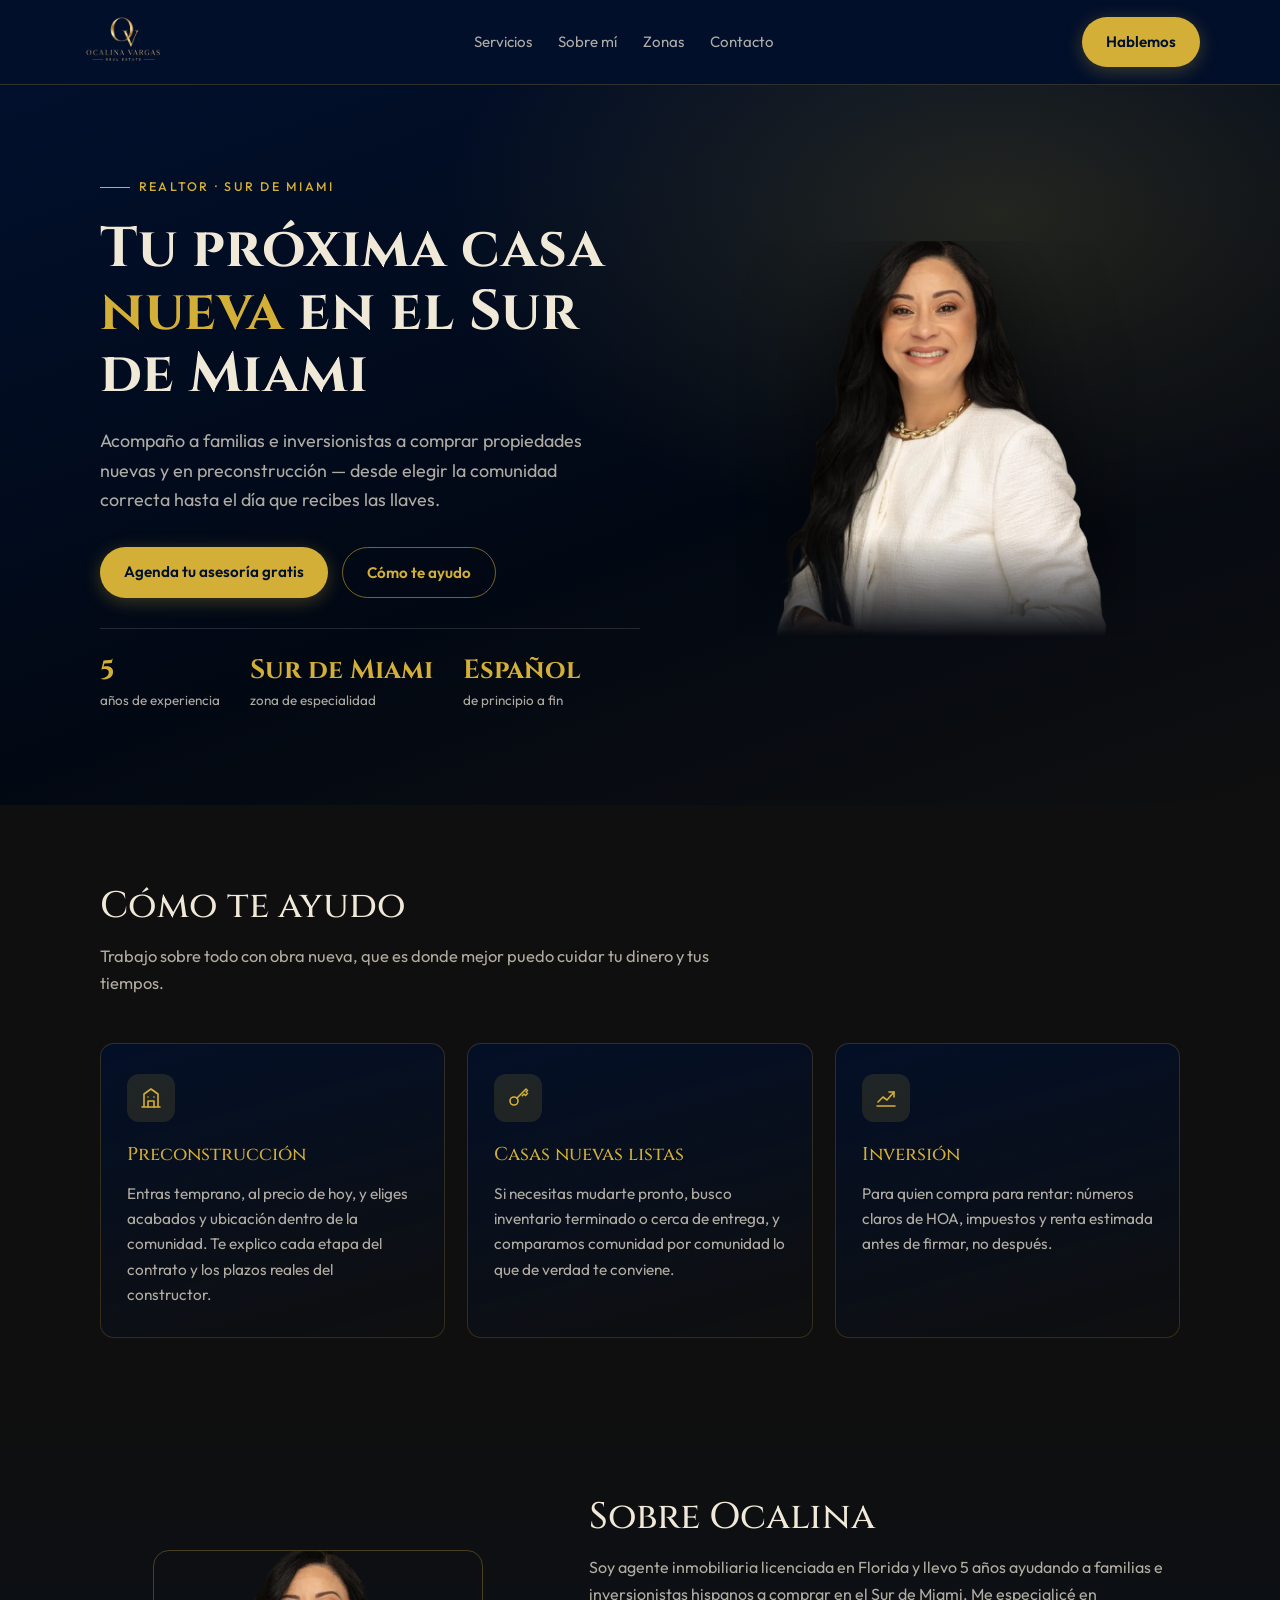
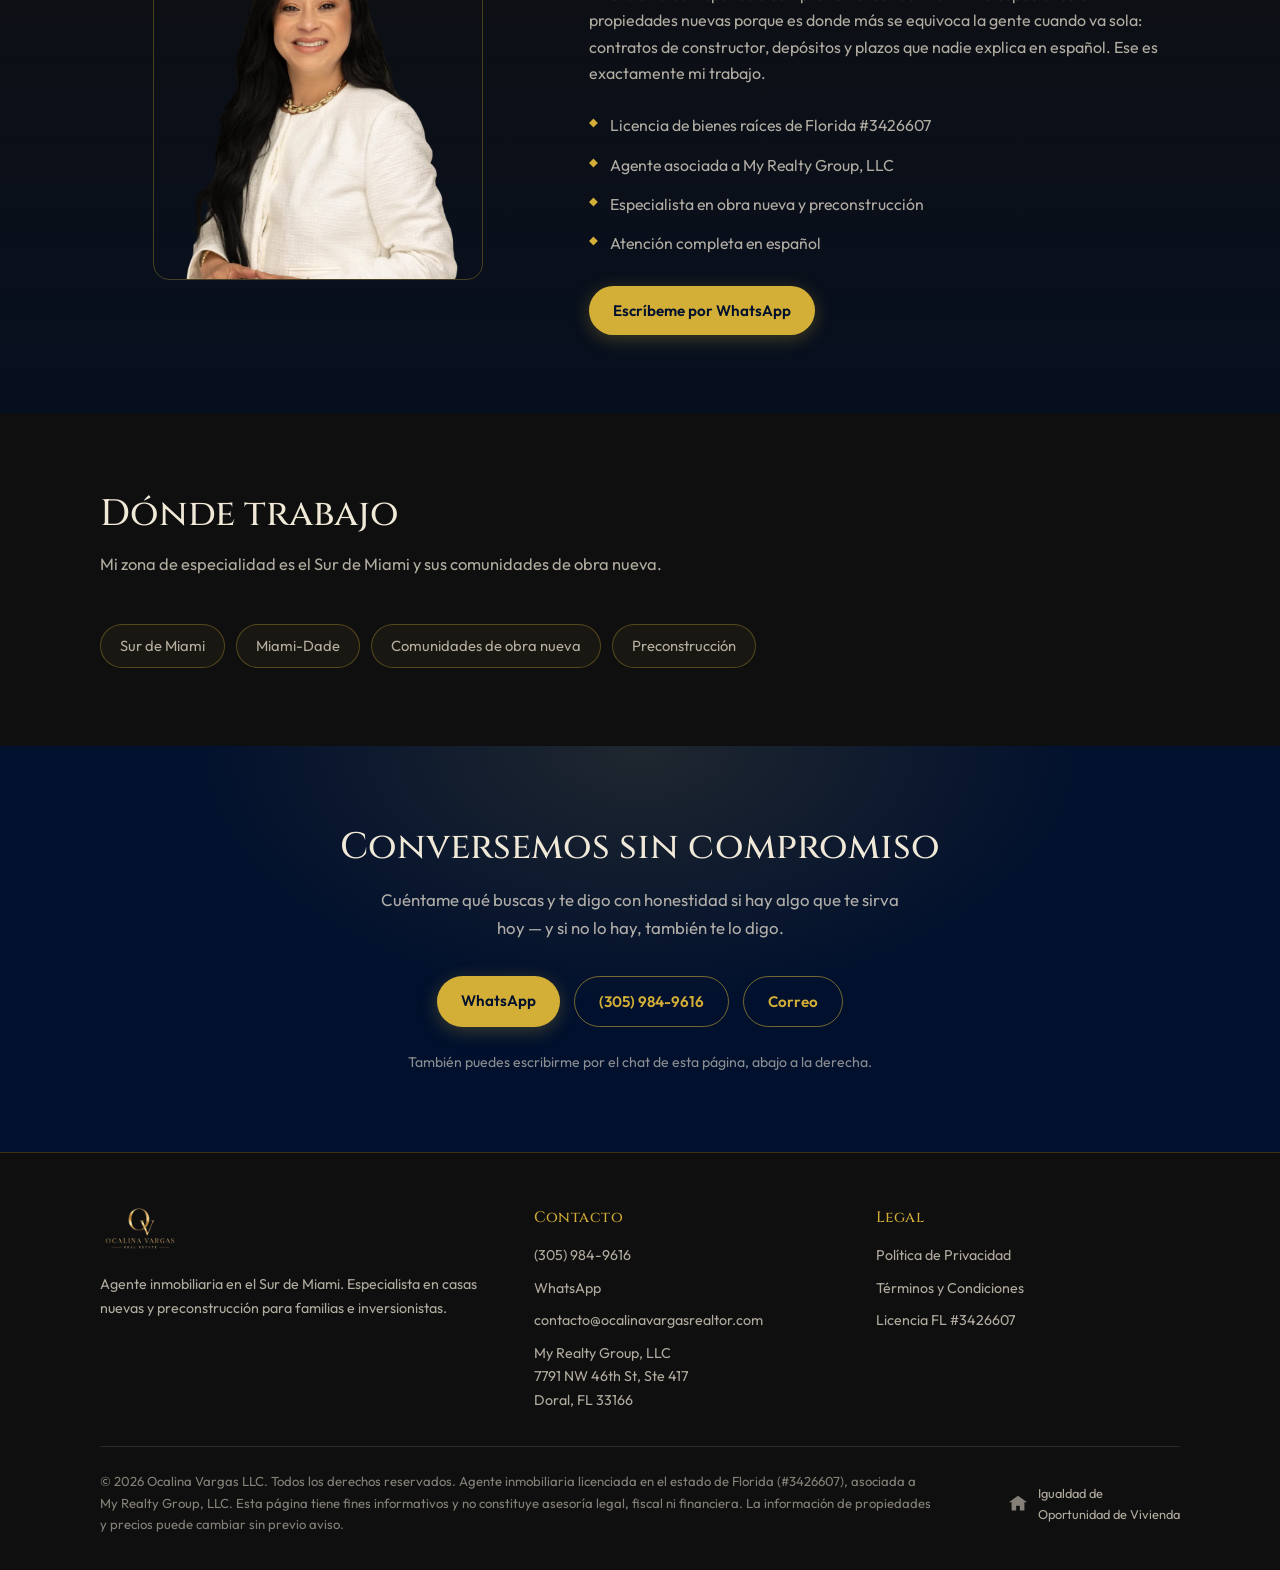
<file: index.html>
<!DOCTYPE html>
<html lang="es">
<head>
<meta charset="UTF-8">
<meta name="viewport" content="width=device-width, initial-scale=1.0">
<title>Ocalina Vargas | Realtor en el Sur de Miami</title>
<meta name="description" content="Ocalina Vargas, agente inmobiliaria con 5 anos de experiencia en el Sur de Miami. Especialista en casas nuevas y preconstruccion para familias e inversionistas.">
<meta property="og:type" content="website">
<meta property="og:site_name" content="Ocalina Vargas Realtor">
<meta property="og:locale" content="es_ES">
<meta property="og:url" content="https://ocalinavargasrealtor.com/">
<meta property="og:title" content="Ocalina Vargas | Realtor en el Sur de Miami">
<meta property="og:description" content="Casas nuevas y preconstruccion en el Sur de Miami para familias e inversionistas. Agente licenciada en Florida, 5 anos de experiencia.">
<meta property="og:image" content="https://ocalinavargasrealtor.com/assets/og.jpg">
<meta property="og:image:width" content="1200">
<meta property="og:image:height" content="630">
<meta property="og:image:alt" content="Ocalina Vargas, agente inmobiliaria en el Sur de Miami">
<meta name="twitter:card" content="summary_large_image">
<link rel="canonical" href="https://ocalinavargasrealtor.com/">
<link rel="icon" type="image/png" sizes="512x512" href="assets/favicon.png">
<link rel="preconnect" href="https://fonts.googleapis.com">
<link rel="preconnect" href="https://fonts.gstatic.com" crossorigin>
<link href="https://fonts.googleapis.com/css2?family=Cinzel:wght@500;700&family=Outfit:wght@300;400;500;600&display=swap" rel="stylesheet">
<style>
:root{
  --marino:#01102D; --negro:#0F0F0F; --dorado:#D4AF37; --crema:#F1E9D8;
  --crema-dim:rgba(241,233,216,.72);
}
*{box-sizing:border-box;margin:0;padding:0}
html{scroll-behavior:smooth}
body{
  font-family:"Outfit",system-ui,sans-serif;
  background:var(--negro); color:var(--crema);
  line-height:1.65; -webkit-font-smoothing:antialiased;
}
.wrap{width:100%;max-width:1120px;margin:0 auto;padding:0 20px}

/* ---------- Header ---------- */
header{
  position:sticky; top:0; z-index:50;
  background:rgba(1,16,45,.92); backdrop-filter:blur(10px);
  border-bottom:1px solid rgba(212,175,55,.22);
}
.nav{display:flex;align-items:center;justify-content:space-between;gap:16px;padding:14px 0}
.nav img{height:56px;width:auto;display:block}
.nav-links{display:flex;gap:26px;align-items:center}
.nav-links a{
  color:var(--crema-dim);text-decoration:none;font-size:.94rem;font-weight:400;
  transition:color .2s
}
.nav-links a:hover{color:var(--dorado)}
.btn{
  display:inline-block;padding:12px 24px;border-radius:999px;
  font-weight:600;font-size:.95rem;text-decoration:none;
  transition:transform .2s,box-shadow .2s;
}
.btn-oro{background:var(--dorado);color:var(--marino);box-shadow:0 4px 18px rgba(212,175,55,.28)}
.btn-oro:hover{transform:translateY(-2px);box-shadow:0 8px 26px rgba(212,175,55,.42)}
.btn-linea{border:1px solid rgba(212,175,55,.55);color:var(--dorado)}
.btn-linea:hover{background:rgba(212,175,55,.1)}

/* ---------- Hero ---------- */
.hero{
  position:relative; overflow:hidden;
  background:
    radial-gradient(900px 520px at 78% 18%, rgba(212,175,55,.16), transparent 62%),
    linear-gradient(160deg, var(--marino) 0%, #020813 58%, var(--negro) 100%);
  padding:84px 0 92px;
}
.hero-grid{display:grid;grid-template-columns:1.05fr .95fr;gap:52px;align-items:center}
.eyebrow{
  display:inline-flex;align-items:center;gap:9px;
  font-size:.78rem;letter-spacing:.18em;text-transform:uppercase;
  color:var(--dorado);font-weight:500;margin-bottom:20px
}
.eyebrow::before{content:"";width:30px;height:1px;background:var(--dorado);display:block}
h1{
  font-family:"Cinzel",serif;font-weight:700;
  font-size:clamp(2.1rem,4.6vw,3.5rem);line-height:1.12;
  letter-spacing:.01em;margin-bottom:20px
}
h1 .oro{color:var(--dorado)}
.hero p.lead{font-size:1.12rem;color:var(--crema-dim);max-width:33rem;margin-bottom:32px}
.hero-cta{display:flex;flex-wrap:wrap;gap:14px;margin-bottom:30px}
.hero-facts{display:flex;flex-wrap:wrap;gap:30px;padding-top:26px;border-top:1px solid rgba(241,233,216,.14)}
.fact strong{
  display:block;font-family:"Cinzel",serif;font-size:1.65rem;color:var(--dorado);line-height:1.2
}
.fact span{font-size:.84rem;color:var(--crema-dim)}
.hero-foto{position:relative;display:flex;justify-content:center}
.hero-foto img{
  width:100%;max-width:400px;height:auto;display:block;
  filter:drop-shadow(0 26px 50px rgba(0,0,0,.65));
  -webkit-mask-image:linear-gradient(to bottom,#000 74%,transparent 99%);
  mask-image:linear-gradient(to bottom,#000 74%,transparent 99%)
}

/* ---------- Secciones ---------- */
section{padding:78px 0}
.sec-head{max-width:40rem;margin-bottom:46px}
h2{
  font-family:"Cinzel",serif;font-weight:500;
  font-size:clamp(1.6rem,3vw,2.3rem);margin-bottom:14px;line-height:1.25
}
.sec-head p{color:var(--crema-dim);font-size:1.03rem}
.cards{display:grid;grid-template-columns:repeat(3,1fr);gap:22px}
.card{
  background:linear-gradient(165deg,rgba(1,16,45,.82),rgba(15,15,15,.5));
  border:1px solid rgba(212,175,55,.2);border-radius:14px;padding:30px 26px;
  transition:border-color .25s,transform .25s
}
.card:hover{border-color:rgba(212,175,55,.5);transform:translateY(-4px)}
.card .ico{
  width:48px;height:48px;border-radius:12px;display:grid;place-items:center;
  background:rgba(212,175,55,.13);margin-bottom:18px
}
.card .ico svg{width:24px;height:24px;stroke:var(--dorado);fill:none;stroke-width:1.6;
  stroke-linecap:round;stroke-linejoin:round}
.card h3{font-family:"Cinzel",serif;font-weight:500;font-size:1.16rem;margin-bottom:10px;color:var(--dorado)}
.card p{color:var(--crema-dim);font-size:.96rem}

/* ---------- Sobre ---------- */
.sobre{background:linear-gradient(180deg,var(--negro),rgba(1,16,45,.55))}
.sobre-grid{display:grid;grid-template-columns:.85fr 1.15fr;gap:52px;align-items:center}
.sobre-foto{display:flex;justify-content:center}
.sobre-foto img{
  width:100%;max-width:330px;border-radius:16px;display:block;
  border:1px solid rgba(212,175,55,.3)
}
.sobre p.cuerpo{color:var(--crema-dim)}
.cred{list-style:none;margin-top:26px;display:grid;gap:13px}
.cred li{display:flex;gap:12px;align-items:flex-start;color:var(--crema-dim);font-size:.99rem}
.cred li::before{content:"\25C6";color:var(--dorado);font-size:.72rem;line-height:1.7;flex-shrink:0}

/* ---------- Zonas ---------- */
.zonas{display:flex;flex-wrap:wrap;gap:11px;margin-top:8px}
.chip{
  padding:9px 19px;border-radius:999px;font-size:.92rem;
  border:1px solid rgba(212,175,55,.32);color:var(--crema-dim);background:rgba(212,175,55,.05)
}

/* ---------- Contacto ---------- */
.contacto{
  background:
    radial-gradient(700px 400px at 50% 0%, rgba(212,175,55,.14), transparent 65%),
    var(--marino);
  text-align:center
}
.contacto h2{margin-bottom:16px}
.contacto p.lead{color:var(--crema-dim);max-width:34rem;margin:0 auto 34px;font-size:1.05rem}
.vias{display:flex;flex-wrap:wrap;gap:14px;justify-content:center}
.nota-chat{font-size:.88rem;color:var(--crema-dim);opacity:.8;margin-top:24px}

/* ---------- Footer ---------- */
footer{background:var(--negro);border-top:1px solid rgba(212,175,55,.22);padding:52px 0 34px;font-size:.9rem}
.f-grid{display:grid;grid-template-columns:1.3fr 1fr 1fr;gap:38px;margin-bottom:34px}
footer img.f-logo{height:52px;width:auto;margin-bottom:16px;display:block}
footer p,footer li{color:var(--crema-dim);font-size:.89rem}
footer h4{
  font-family:"Cinzel",serif;font-weight:500;font-size:.95rem;color:var(--dorado);
  margin-bottom:14px;letter-spacing:.03em
}
footer ul{list-style:none;display:grid;gap:9px}
footer a{color:var(--crema-dim);text-decoration:none;transition:color .2s}
footer a:hover{color:var(--dorado);text-decoration:underline}
.legal{
  border-top:1px solid rgba(241,233,216,.12);padding-top:24px;
  display:flex;flex-wrap:wrap;gap:16px;justify-content:space-between;align-items:center
}
.legal p{font-size:.82rem;opacity:.72;max-width:52rem}
.eho{display:flex;align-items:center;gap:9px;font-size:.8rem;opacity:.72;flex-shrink:0}
.eho svg{width:22px;height:22px;fill:var(--crema-dim);flex-shrink:0}

@media(max-width:900px){
  .hero-grid,.sobre-grid{grid-template-columns:1fr;gap:40px}
  .hero-foto{order:-1}
  .hero-foto img{max-width:290px}
  .cards{grid-template-columns:1fr}
  .f-grid{grid-template-columns:1fr;gap:28px}
  .nav-links{display:none}
  .hero{padding:56px 0 64px}
  section{padding:58px 0}
}
</style>
</head>
<body>

<header>
  <div class="wrap nav">
    <a href="#inicio"><img src="assets/logo.png" alt="Ocalina Vargas, Realtor"></a>
    <nav class="nav-links">
      <a href="#servicios">Servicios</a>
      <a href="#sobre">Sobre mí</a>
      <a href="#zonas">Zonas</a>
      <a href="#contacto">Contacto</a>
    </nav>
    <a class="btn btn-oro" href="https://wa.me/13059849616">Hablemos</a>
  </div>
</header>

<!-- ============ HERO ============ -->
<section class="hero" id="inicio">
  <div class="wrap hero-grid">
    <div>
      <div class="eyebrow">Realtor · Sur de Miami</div>
      <h1>Tu próxima casa <span class="oro">nueva</span> en el Sur de Miami</h1>
      <p class="lead">
        Acompaño a familias e inversionistas a comprar propiedades nuevas y en
        preconstrucción — desde elegir la comunidad correcta hasta el día que
        recibes las llaves.
      </p>
      <div class="hero-cta">
        <a class="btn btn-oro" href="https://wa.me/13059849616">Agenda tu asesoría gratis</a>
        <a class="btn btn-linea" href="#servicios">Cómo te ayudo</a>
      </div>
      <div class="hero-facts">
        <div class="fact"><strong>5</strong><span>años de experiencia</span></div>
        <div class="fact"><strong>Sur de Miami</strong><span>zona de especialidad</span></div>
        <div class="fact"><strong>Español</strong><span>de principio a fin</span></div>
      </div>
    </div>
    <div class="hero-foto">
      <img src="assets/ocalina.webp" alt="Ocalina Vargas, agente inmobiliaria en el Sur de Miami">
    </div>
  </div>
</section>

<!-- ============ SERVICIOS ============ -->
<section id="servicios">
  <div class="wrap">
    <div class="sec-head">
      <h2>Cómo te ayudo</h2>
      <p>Trabajo sobre todo con obra nueva, que es donde mejor puedo cuidar tu dinero y tus tiempos.</p>
    </div>
    <div class="cards">
      <div class="card">
        <div class="ico"><svg viewBox="0 0 24 24" aria-hidden="true"><path d="M3 21h18M5 21V8l7-5 7 5v13"/><path d="M9 21v-6h6v6"/><path d="M9 11h.01M15 11h.01"/></svg></div>
        <h3>Preconstrucción</h3>
        <p>Entras temprano, al precio de hoy, y eliges acabados y ubicación dentro de la comunidad. Te explico cada etapa del contrato y los plazos reales del constructor.</p>
      </div>
      <div class="card">
        <div class="ico"><svg viewBox="0 0 24 24" aria-hidden="true"><circle cx="8" cy="15" r="4"/><path d="M10.8 12.2 20 3l1.5 1.5-1.5 1.5 1.5 1.5-2 2-1.5-1.5-1.8 1.8"/></svg></div>
        <h3>Casas nuevas listas</h3>
        <p>Si necesitas mudarte pronto, busco inventario terminado o cerca de entrega, y comparamos comunidad por comunidad lo que de verdad te conviene.</p>
      </div>
      <div class="card">
        <div class="ico"><svg viewBox="0 0 24 24" aria-hidden="true"><path d="M3 20h18"/><path d="M4 16l5-5 4 3 7-8"/><path d="M15 6h5v5"/></svg></div>
        <h3>Inversión</h3>
        <p>Para quien compra para rentar: números claros de HOA, impuestos y renta estimada antes de firmar, no después.</p>
      </div>
    </div>
  </div>
</section>

<!-- ============ SOBRE ============ -->
<section class="sobre" id="sobre">
  <div class="wrap sobre-grid">
    <div class="sobre-foto">
      <img src="assets/ocalina.webp" alt="Ocalina Vargas">
    </div>
    <div>
      <h2>Sobre Ocalina</h2>
      <p class="cuerpo">
        Soy agente inmobiliaria licenciada en Florida y llevo 5 años ayudando a
        familias e inversionistas hispanos a comprar en el Sur de Miami. Me
        especialicé en propiedades nuevas porque es donde más se equivoca la
        gente cuando va sola: contratos de constructor, depósitos y plazos que
        nadie explica en español. Ese es exactamente mi trabajo.
      </p>
      <ul class="cred">
        <li>Licencia de bienes raíces de Florida #3426607</li>
        <li>Agente asociada a My Realty Group, LLC</li>
        <li>Especialista en obra nueva y preconstrucción</li>
        <li>Atención completa en español</li>
      </ul>
      <div style="margin-top:30px">
        <a class="btn btn-oro" href="https://wa.me/13059849616">Escríbeme por WhatsApp</a>
      </div>
    </div>
  </div>
</section>

<!-- ============ ZONAS ============ -->
<section id="zonas">
  <div class="wrap">
    <div class="sec-head">
      <h2>Dónde trabajo</h2>
      <p>Mi zona de especialidad es el Sur de Miami y sus comunidades de obra nueva.</p>
    </div>
    <div class="zonas">
      <span class="chip">Sur de Miami</span>
      <span class="chip">Miami-Dade</span>
      <span class="chip">Comunidades de obra nueva</span>
      <span class="chip">Preconstrucción</span>
    </div>
  </div>
</section>

<!-- ============ CONTACTO ============ -->
<section class="contacto" id="contacto">
  <div class="wrap">
    <h2>Conversemos sin compromiso</h2>
    <p class="lead">
      Cuéntame qué buscas y te digo con honestidad si hay algo que te sirva hoy
      — y si no lo hay, también te lo digo.
    </p>
    <div class="vias">
      <a class="btn btn-oro" href="https://wa.me/13059849616">WhatsApp</a>
      <a class="btn btn-linea" href="tel:+13059849616">(305) 984-9616</a>
      <a class="btn btn-linea" href="mailto:contacto@ocalinavargasrealtor.com">Correo</a>
    </div>
    <p class="nota-chat">
      También puedes escribirme por el chat de esta página, abajo a la derecha.
    </p>
  </div>
</section>

<!-- ============ FOOTER ============ -->
<footer>
  <div class="wrap">
    <div class="f-grid">
      <div>
        <img class="f-logo" src="assets/logo.png" alt="Ocalina Vargas, Realtor">
        <p>
          Agente inmobiliaria en el Sur de Miami. Especialista en casas nuevas y
          preconstrucción para familias e inversionistas.
        </p>
      </div>
      <div>
        <h4>Contacto</h4>
        <ul>
          <li><a href="tel:+13059849616">(305) 984-9616</a></li>
          <li><a href="https://wa.me/13059849616">WhatsApp</a></li>
          <li><a href="mailto:contacto@ocalinavargasrealtor.com">contacto@ocalinavargasrealtor.com</a></li>
          <li>My Realty Group, LLC<br>7791 NW 46th St, Ste 417<br>Doral, FL 33166</li>
        </ul>
      </div>
      <div>
        <h4>Legal</h4>
        <ul>
          <li><a href="privacy.html">Política de Privacidad</a></li>
          <li><a href="terms.html">Términos y Condiciones</a></li>
          <li>Licencia FL #3426607</li>
        </ul>
      </div>
    </div>
    <div class="legal">
      <p>
        &copy; <span id="anio">2026</span> Ocalina Vargas LLC. Todos los derechos reservados.
        Agente inmobiliaria licenciada en el estado de Florida (#3426607), asociada a
        My Realty Group, LLC. Esta página tiene fines informativos y no constituye
        asesoría legal, fiscal ni financiera. La información de propiedades y precios
        puede cambiar sin previo aviso.
      </p>
      <div class="eho">
        <svg viewBox="0 0 24 24" aria-hidden="true"><path d="M12 3 2 10h3v9h5v-5h4v5h5v-9h3L12 3z"/></svg>
        <span>Igualdad de<br>Oportunidad de Vivienda</span>
      </div>
    </div>
  </div>
</footer>

<script>document.getElementById("anio").textContent=new Date().getFullYear();</script>

<!-- ====================================================================
     AQUÍ VA EL CHAT WIDGET DE GO HIGH LEVEL
     --------------------------------------------------------------------
     En GHL, paso 2 "Copie e instale el código del widget": dale a
     "Por código", copia TODO el código que te muestra y pégalo justo
     debajo de esta línea. No borres nada de lo de arriba.

     IMPORTANTE: el widget tiene que ser el UNICO formulario de esta
     página que pida teléfono. Por eso el sitio no lleva formulario de
     contacto propio — si se agrega uno después, el registro A2P se cae.
     ==================================================================== -->

<!-- Chat widget de GoHighLevel — punto UNICO de opt-in de SMS del sitio.
     No agregar ningun otro formulario que pida telefono: rompe el A2P. -->
<script src="https://widgets.leadconnectorhq.com/loader.js" data-resources-url="https://widgets.leadconnectorhq.com/chat-widget/loader.js" data-widget-id="6a9b6f4598f3179f2e63a925" data-source="WEB_USER"></script>

</body>
</html>
</file>
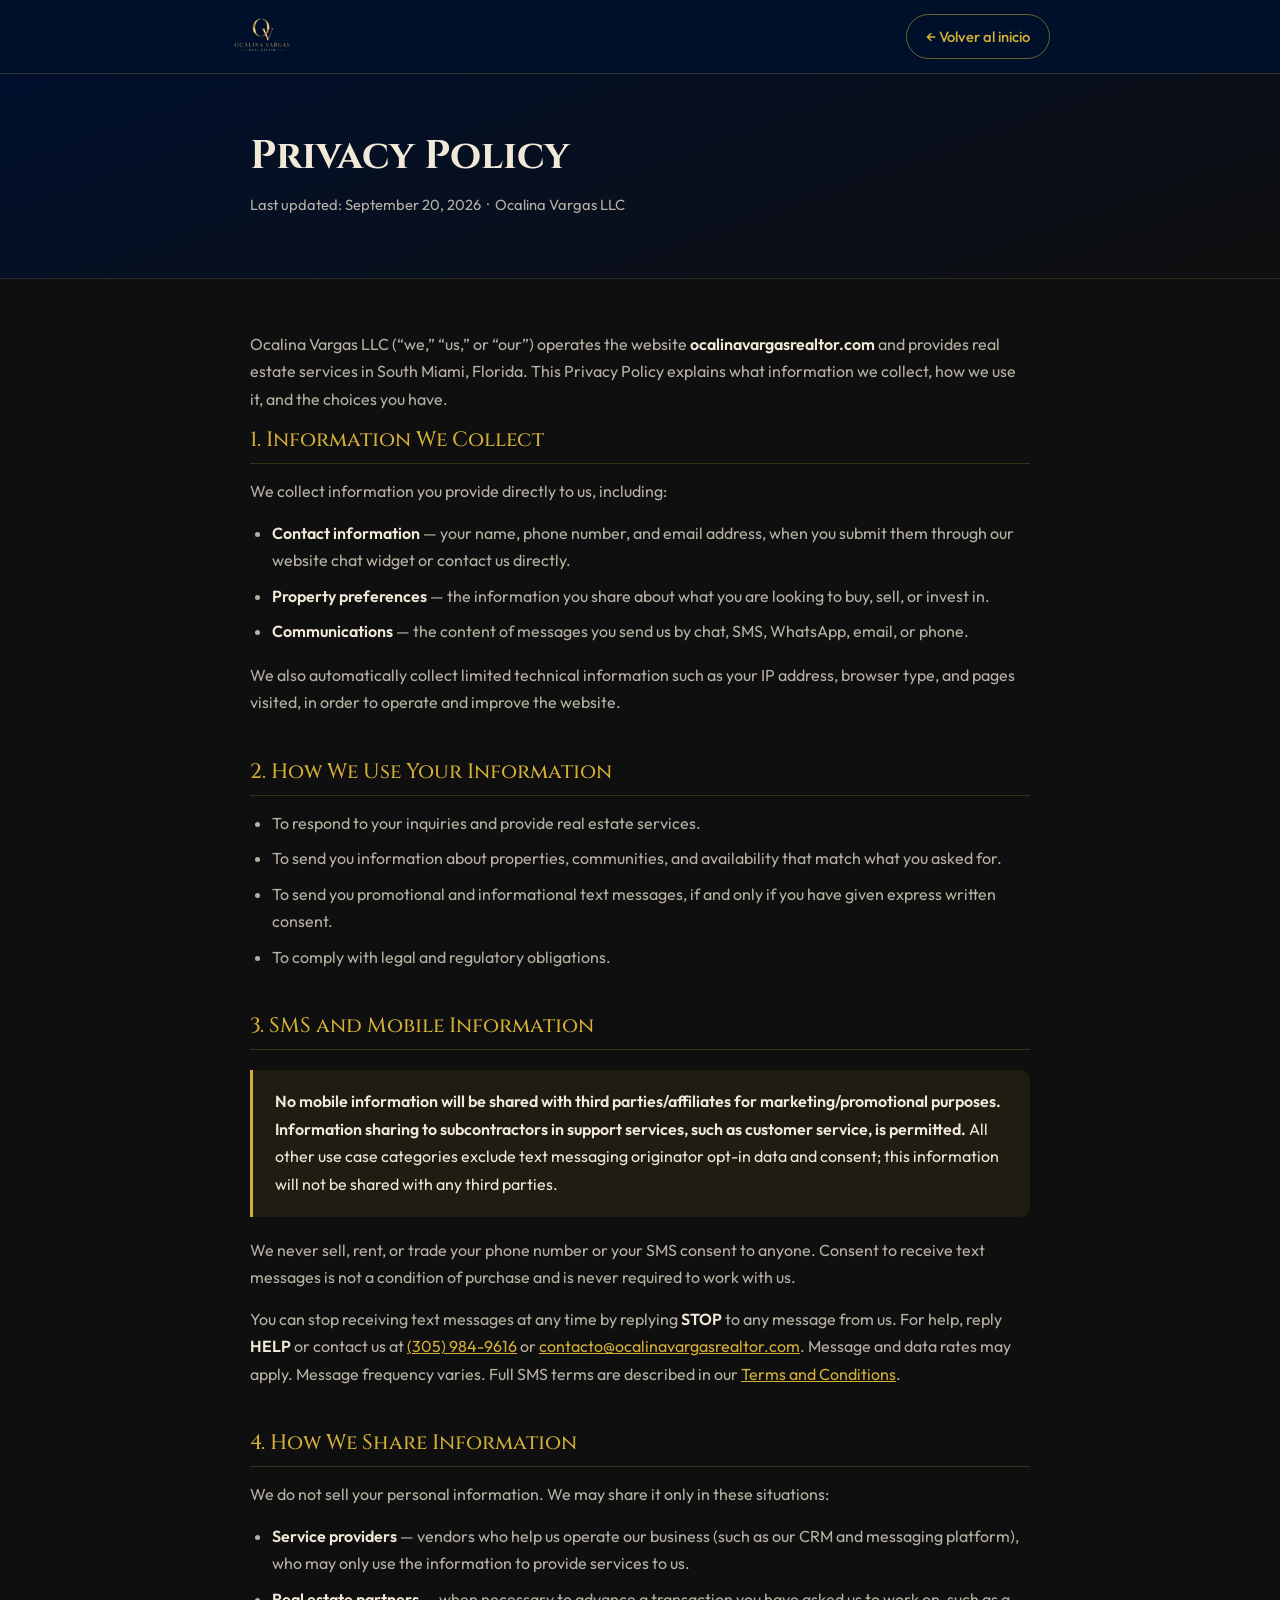
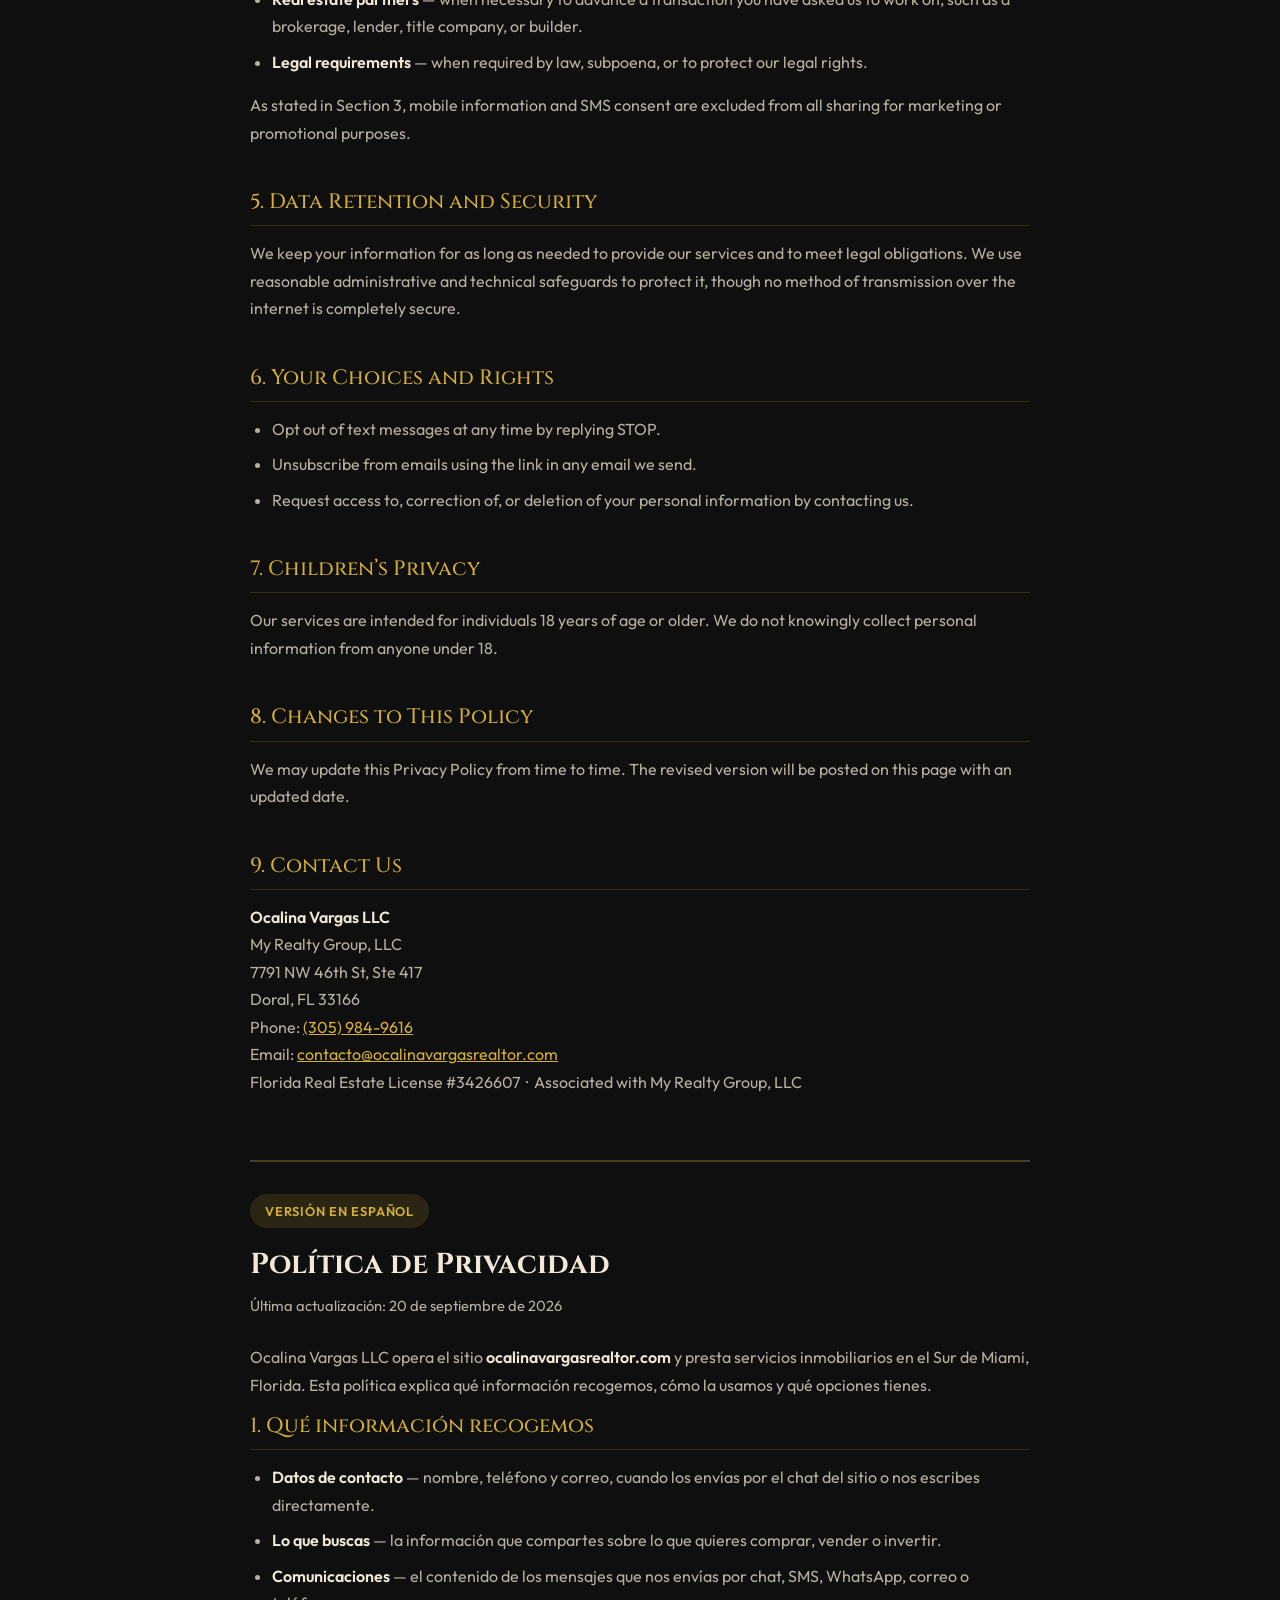
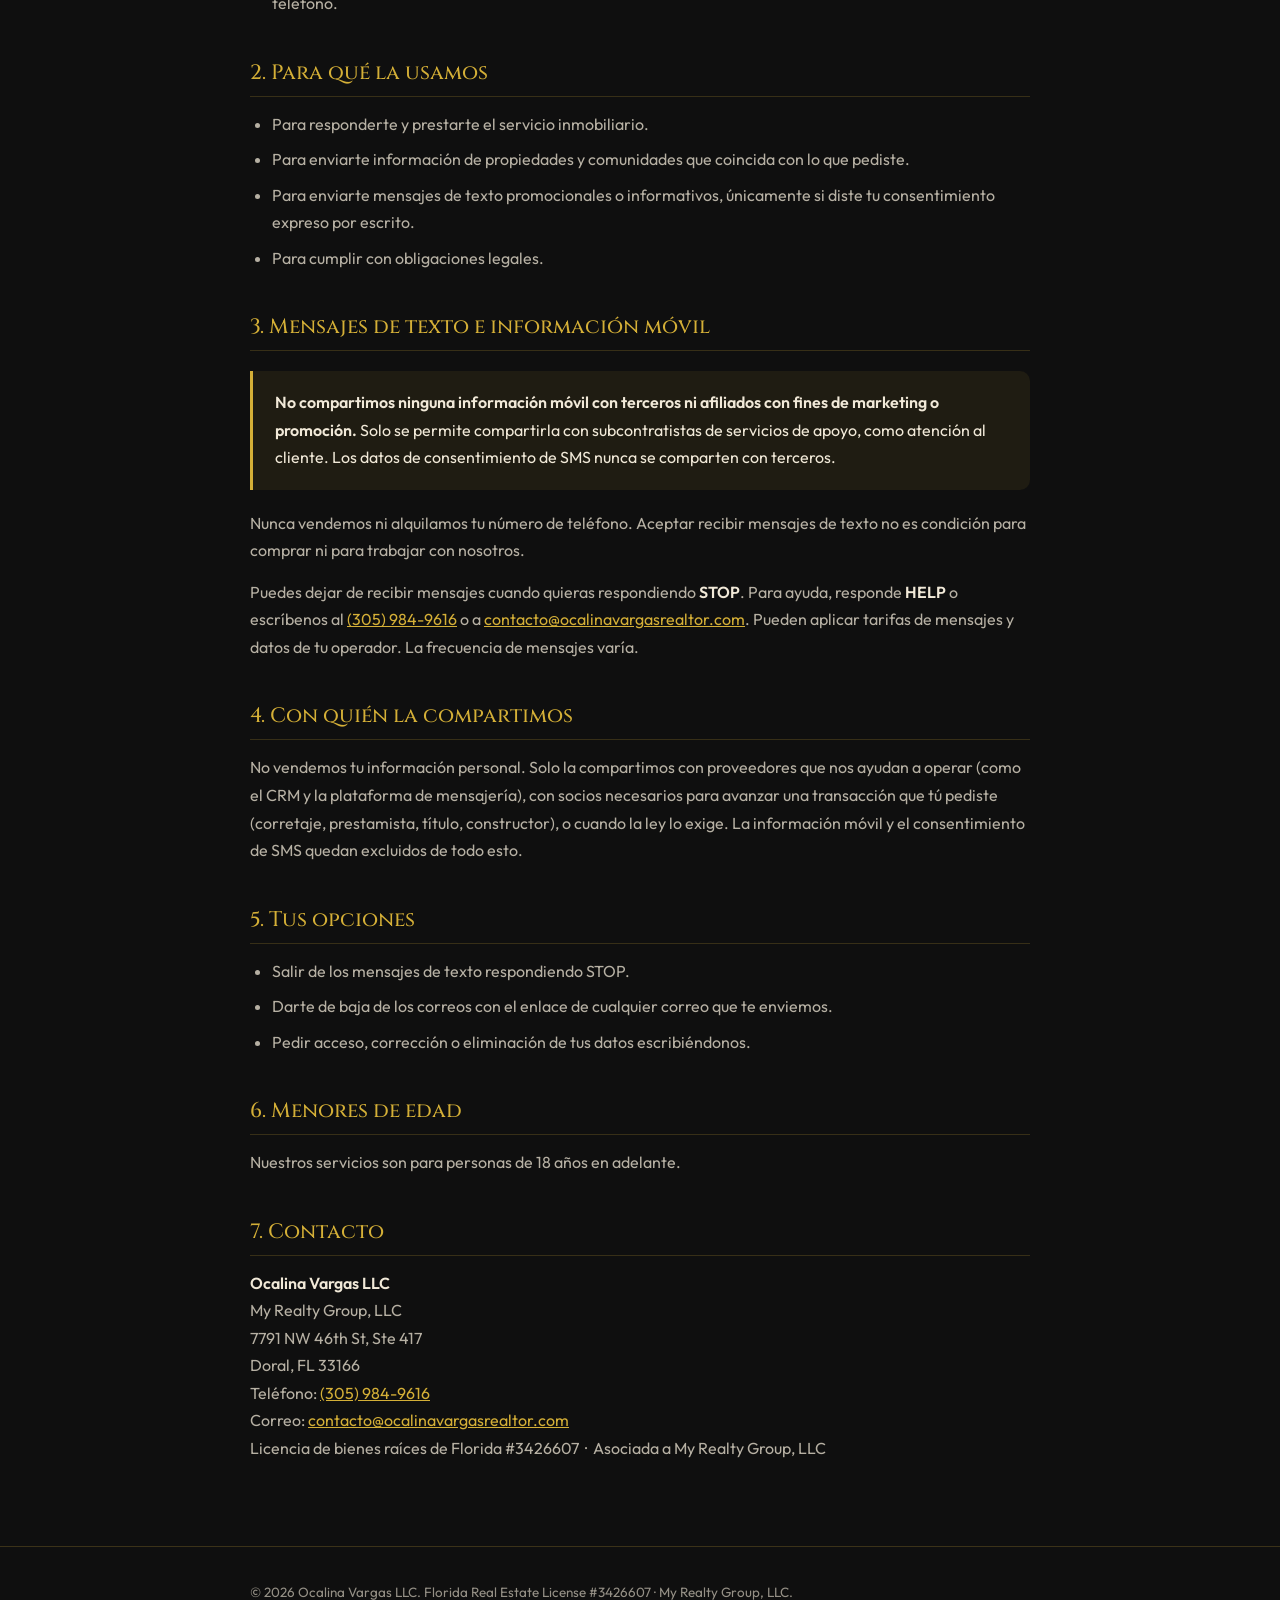
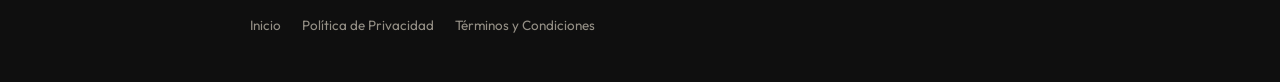
<file: privacy.html>
<!DOCTYPE html>
<html lang="en">
<head>
<meta charset="UTF-8">
<meta name="viewport" content="width=device-width, initial-scale=1.0">
<title>Privacy Policy | Ocalina Vargas LLC</title>
<meta name="description" content="Privacy Policy for Ocalina Vargas LLC, including SMS and mobile information practices.">
<meta property="og:type" content="website">
<meta property="og:site_name" content="Ocalina Vargas Realtor">
<meta property="og:locale" content="es_ES">
<meta property="og:url" content="https://ocalinavargasrealtor.com/privacy.html">
<meta property="og:title" content="Politica de Privacidad | Ocalina Vargas LLC">
<meta property="og:description" content="Como Ocalina Vargas LLC maneja tu informacion, incluidos los mensajes de texto.">
<meta property="og:image" content="https://ocalinavargasrealtor.com/assets/og.jpg">
<meta property="og:image:width" content="1200">
<meta property="og:image:height" content="630">
<meta property="og:image:alt" content="Ocalina Vargas, agente inmobiliaria en el Sur de Miami">
<meta name="twitter:card" content="summary_large_image">
<link rel="canonical" href="https://ocalinavargasrealtor.com/privacy.html">
<link rel="icon" type="image/png" sizes="512x512" href="assets/favicon.png">
<link rel="preconnect" href="https://fonts.googleapis.com">
<link rel="preconnect" href="https://fonts.gstatic.com" crossorigin>
<link href="https://fonts.googleapis.com/css2?family=Cinzel:wght@500;700&family=Outfit:wght@300;400;500;600&display=swap" rel="stylesheet">
<link rel="stylesheet" href="legal.css">
</head>
<body>

<header>
  <div class="wrap nav">
    <a href="index.html"><img src="assets/logo.png" alt="Ocalina Vargas, Realtor"></a>
    <a class="volver" href="index.html">&larr; Volver al inicio</a>
  </div>
</header>

<div class="hero-legal">
  <div class="wrap">
    <h1>Privacy Policy</h1>
    <p class="fecha">Last updated: September 20, 2026 &nbsp;·&nbsp; Ocalina Vargas LLC</p>
  </div>
</div>

<main>
  <div class="wrap">

    <p>
      Ocalina Vargas LLC (&ldquo;we,&rdquo; &ldquo;us,&rdquo; or &ldquo;our&rdquo;) operates the website
      <strong>ocalinavargasrealtor.com</strong> and provides real estate services in South Miami,
      Florida. This Privacy Policy explains what information we collect, how we use it, and the
      choices you have.
    </p>

    <h2>1. Information We Collect</h2>
    <p>We collect information you provide directly to us, including:</p>
    <ul>
      <li><strong>Contact information</strong> — your name, phone number, and email address, when you submit them through our website chat widget or contact us directly.</li>
      <li><strong>Property preferences</strong> — the information you share about what you are looking to buy, sell, or invest in.</li>
      <li><strong>Communications</strong> — the content of messages you send us by chat, SMS, WhatsApp, email, or phone.</li>
    </ul>
    <p>
      We also automatically collect limited technical information such as your IP address, browser
      type, and pages visited, in order to operate and improve the website.
    </p>

    <h2>2. How We Use Your Information</h2>
    <ul>
      <li>To respond to your inquiries and provide real estate services.</li>
      <li>To send you information about properties, communities, and availability that match what you asked for.</li>
      <li>To send you promotional and informational text messages, if and only if you have given express written consent.</li>
      <li>To comply with legal and regulatory obligations.</li>
    </ul>

    <h2>3. SMS and Mobile Information</h2>
    <div class="clave">
      <p>
        <strong>No mobile information will be shared with third parties/affiliates for
        marketing/promotional purposes. Information sharing to subcontractors in support services,
        such as customer service, is permitted.</strong> All other use case categories exclude text
        messaging originator opt-in data and consent; this information will not be shared with any
        third parties.
      </p>
    </div>
    <p>
      We never sell, rent, or trade your phone number or your SMS consent to anyone. Consent to
      receive text messages is not a condition of purchase and is never required to work with us.
    </p>
    <p>
      You can stop receiving text messages at any time by replying <strong>STOP</strong> to any
      message from us. For help, reply <strong>HELP</strong> or contact us at
      <a href="tel:+13059849616">(305) 984-9616</a> or
      <a href="mailto:contacto@ocalinavargasrealtor.com">contacto@ocalinavargasrealtor.com</a>. Message and data rates may
      apply. Message frequency varies. Full SMS terms are described in our
      <a href="terms.html">Terms and Conditions</a>.
    </p>

    <h2>4. How We Share Information</h2>
    <p>We do not sell your personal information. We may share it only in these situations:</p>
    <ul>
      <li><strong>Service providers</strong> — vendors who help us operate our business (such as our CRM and messaging platform), who may only use the information to provide services to us.</li>
      <li><strong>Real estate partners</strong> — when necessary to advance a transaction you have asked us to work on, such as a brokerage, lender, title company, or builder.</li>
      <li><strong>Legal requirements</strong> — when required by law, subpoena, or to protect our legal rights.</li>
    </ul>
    <p>
      As stated in Section 3, mobile information and SMS consent are excluded from all sharing for
      marketing or promotional purposes.
    </p>

    <h2>5. Data Retention and Security</h2>
    <p>
      We keep your information for as long as needed to provide our services and to meet legal
      obligations. We use reasonable administrative and technical safeguards to protect it, though
      no method of transmission over the internet is completely secure.
    </p>

    <h2>6. Your Choices and Rights</h2>
    <ul>
      <li>Opt out of text messages at any time by replying STOP.</li>
      <li>Unsubscribe from emails using the link in any email we send.</li>
      <li>Request access to, correction of, or deletion of your personal information by contacting us.</li>
    </ul>

    <h2>7. Children&rsquo;s Privacy</h2>
    <p>
      Our services are intended for individuals 18 years of age or older. We do not knowingly
      collect personal information from anyone under 18.
    </p>

    <h2>8. Changes to This Policy</h2>
    <p>
      We may update this Privacy Policy from time to time. The revised version will be posted on
      this page with an updated date.
    </p>

    <h2>9. Contact Us</h2>
    <p>
      <strong>Ocalina Vargas LLC</strong><br>
      My Realty Group, LLC<br>
      7791 NW 46th St, Ste 417<br>
      Doral, FL 33166<br>
      Phone: <a href="tel:+13059849616">(305) 984-9616</a><br>
      Email: <a href="mailto:contacto@ocalinavargasrealtor.com">contacto@ocalinavargasrealtor.com</a><br>
      Florida Real Estate License #3426607 &nbsp;·&nbsp; Associated with My Realty Group, LLC
    </p>

    <!-- ================= VERSIÓN EN ESPAÑOL ================= -->
    <div class="idioma">
      <span class="idioma-tag">Versión en español</span>
      <h1 style="font-size:1.8rem;margin-bottom:10px">Política de Privacidad</h1>
      <p class="fecha" style="margin-bottom:26px">Última actualización: 20 de septiembre de 2026</p>

      <p>
        Ocalina Vargas LLC opera el sitio <strong>ocalinavargasrealtor.com</strong> y presta
        servicios inmobiliarios en el Sur de Miami, Florida. Esta política explica qué información
        recogemos, cómo la usamos y qué opciones tienes.
      </p>

      <h2>1. Qué información recogemos</h2>
      <ul>
        <li><strong>Datos de contacto</strong> — nombre, teléfono y correo, cuando los envías por el chat del sitio o nos escribes directamente.</li>
        <li><strong>Lo que buscas</strong> — la información que compartes sobre lo que quieres comprar, vender o invertir.</li>
        <li><strong>Comunicaciones</strong> — el contenido de los mensajes que nos envías por chat, SMS, WhatsApp, correo o teléfono.</li>
      </ul>

      <h2>2. Para qué la usamos</h2>
      <ul>
        <li>Para responderte y prestarte el servicio inmobiliario.</li>
        <li>Para enviarte información de propiedades y comunidades que coincida con lo que pediste.</li>
        <li>Para enviarte mensajes de texto promocionales o informativos, únicamente si diste tu consentimiento expreso por escrito.</li>
        <li>Para cumplir con obligaciones legales.</li>
      </ul>

      <h2>3. Mensajes de texto e información móvil</h2>
      <div class="clave">
        <p>
          <strong>No compartimos ninguna información móvil con terceros ni afiliados con fines de
          marketing o promoción.</strong> Solo se permite compartirla con subcontratistas de
          servicios de apoyo, como atención al cliente. Los datos de consentimiento de SMS nunca se
          comparten con terceros.
        </p>
      </div>
      <p>
        Nunca vendemos ni alquilamos tu número de teléfono. Aceptar recibir mensajes de texto no es
        condición para comprar ni para trabajar con nosotros.
      </p>
      <p>
        Puedes dejar de recibir mensajes cuando quieras respondiendo <strong>STOP</strong>. Para
        ayuda, responde <strong>HELP</strong> o escríbenos al
        <a href="tel:+13059849616">(305) 984-9616</a> o a
        <a href="mailto:contacto@ocalinavargasrealtor.com">contacto@ocalinavargasrealtor.com</a>. Pueden aplicar tarifas de
        mensajes y datos de tu operador. La frecuencia de mensajes varía.
      </p>

      <h2>4. Con quién la compartimos</h2>
      <p>
        No vendemos tu información personal. Solo la compartimos con proveedores que nos ayudan a
        operar (como el CRM y la plataforma de mensajería), con socios necesarios para avanzar una
        transacción que tú pediste (corretaje, prestamista, título, constructor), o cuando la ley lo
        exige. La información móvil y el consentimiento de SMS quedan excluidos de todo esto.
      </p>

      <h2>5. Tus opciones</h2>
      <ul>
        <li>Salir de los mensajes de texto respondiendo STOP.</li>
        <li>Darte de baja de los correos con el enlace de cualquier correo que te enviemos.</li>
        <li>Pedir acceso, corrección o eliminación de tus datos escribiéndonos.</li>
      </ul>

      <h2>6. Menores de edad</h2>
      <p>Nuestros servicios son para personas de 18 años en adelante.</p>

      <h2>7. Contacto</h2>
      <p>
        <strong>Ocalina Vargas LLC</strong><br>
        My Realty Group, LLC<br>
      7791 NW 46th St, Ste 417<br>
      Doral, FL 33166<br>
        Teléfono: <a href="tel:+13059849616">(305) 984-9616</a><br>
        Correo: <a href="mailto:contacto@ocalinavargasrealtor.com">contacto@ocalinavargasrealtor.com</a><br>
        Licencia de bienes raíces de Florida #3426607 &nbsp;·&nbsp; Asociada a My Realty Group, LLC
      </p>
    </div>

  </div>
</main>

<footer>
  <div class="wrap">
    <p>&copy; 2026 Ocalina Vargas LLC. Florida Real Estate License #3426607 · My Realty Group, LLC.</p>
    <p>
      <a href="index.html">Inicio</a>
      <a href="privacy.html">Política de Privacidad</a>
      <a href="terms.html">Términos y Condiciones</a>
    </p>
  </div>
</footer>

</body>
</html>
</file>
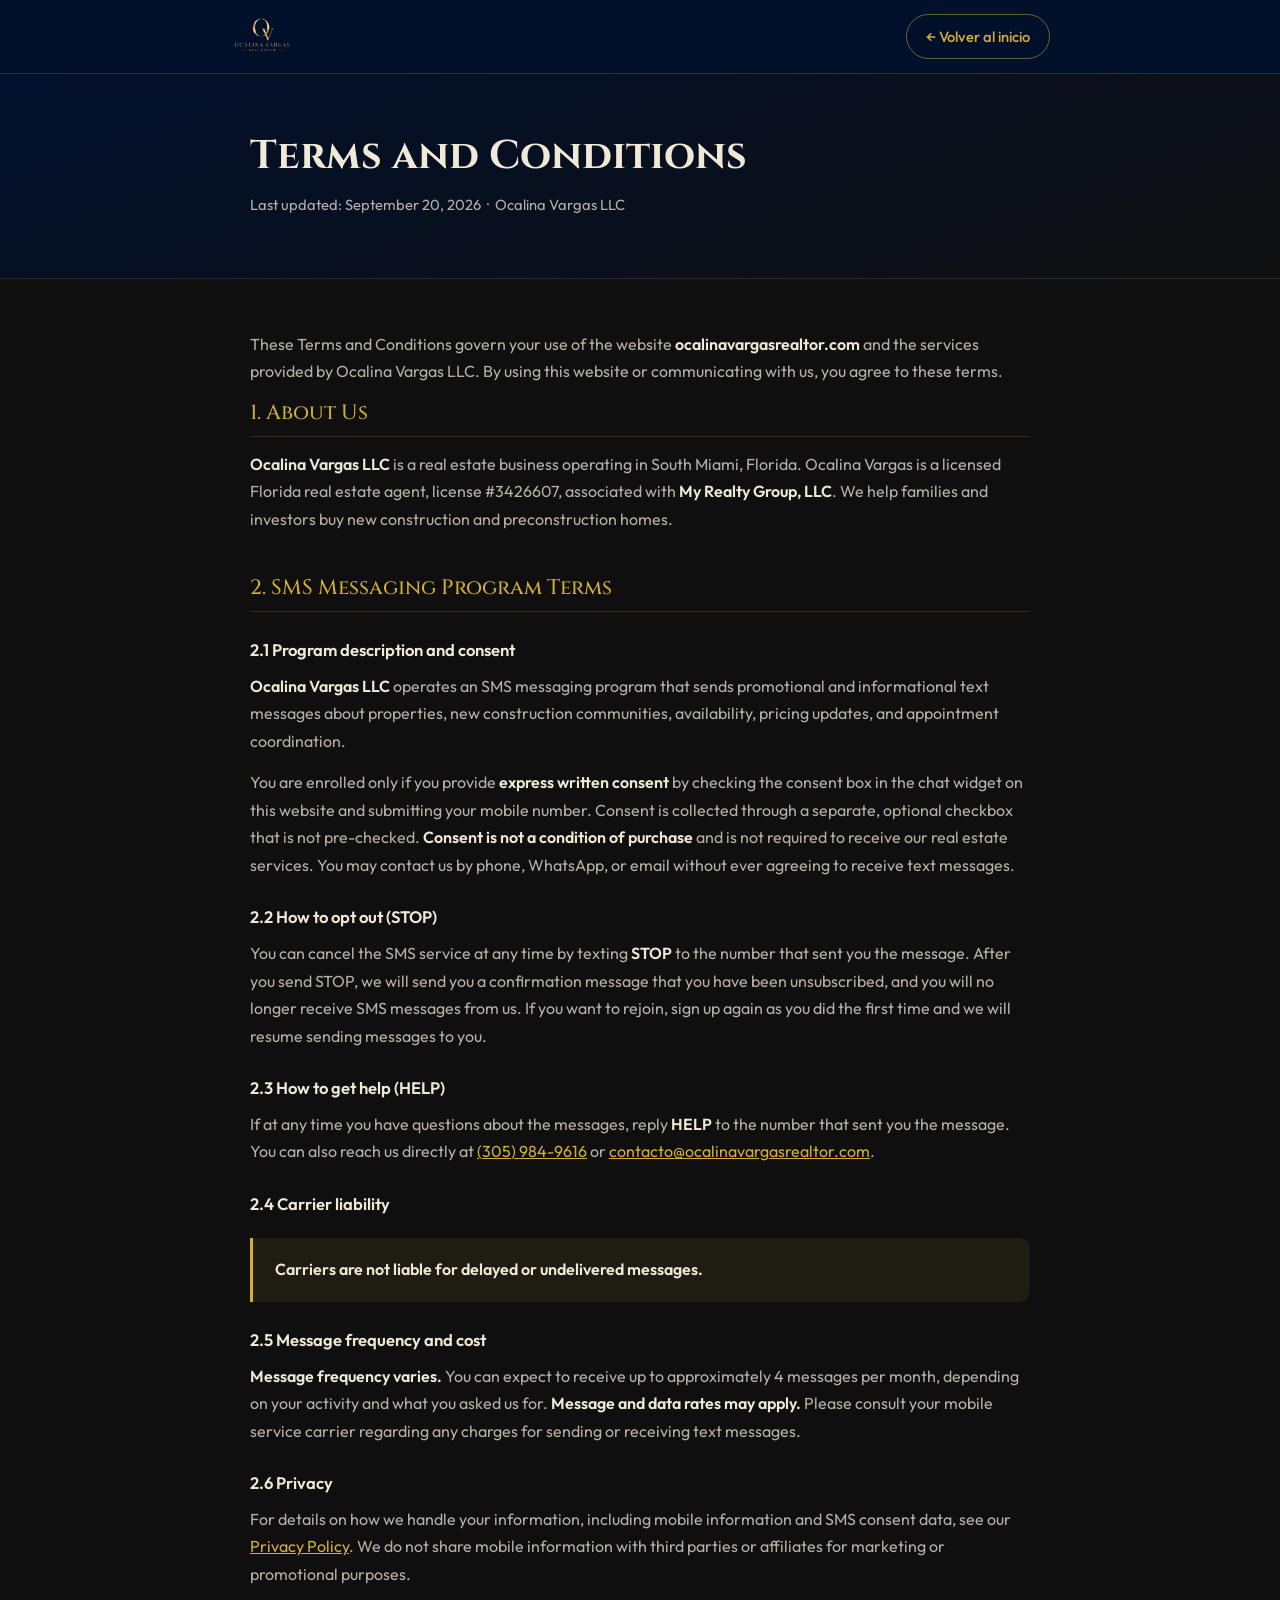
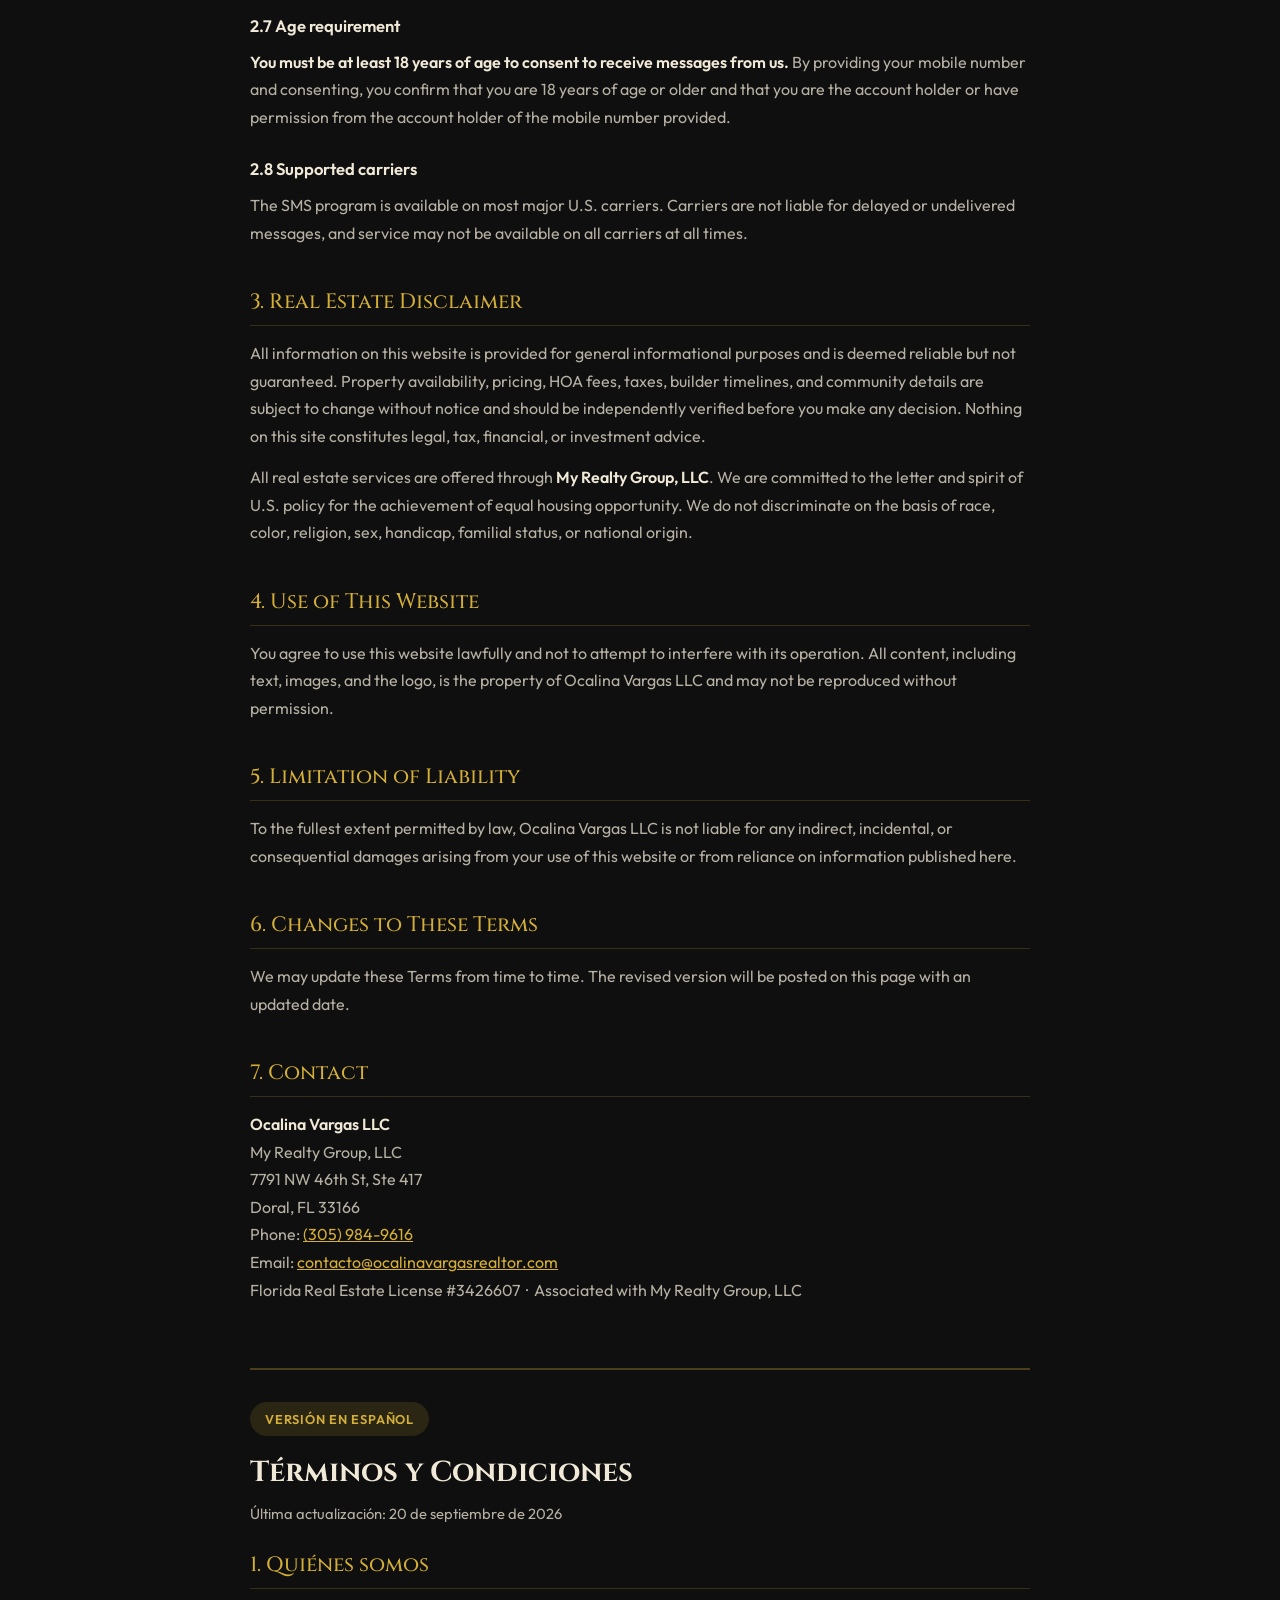
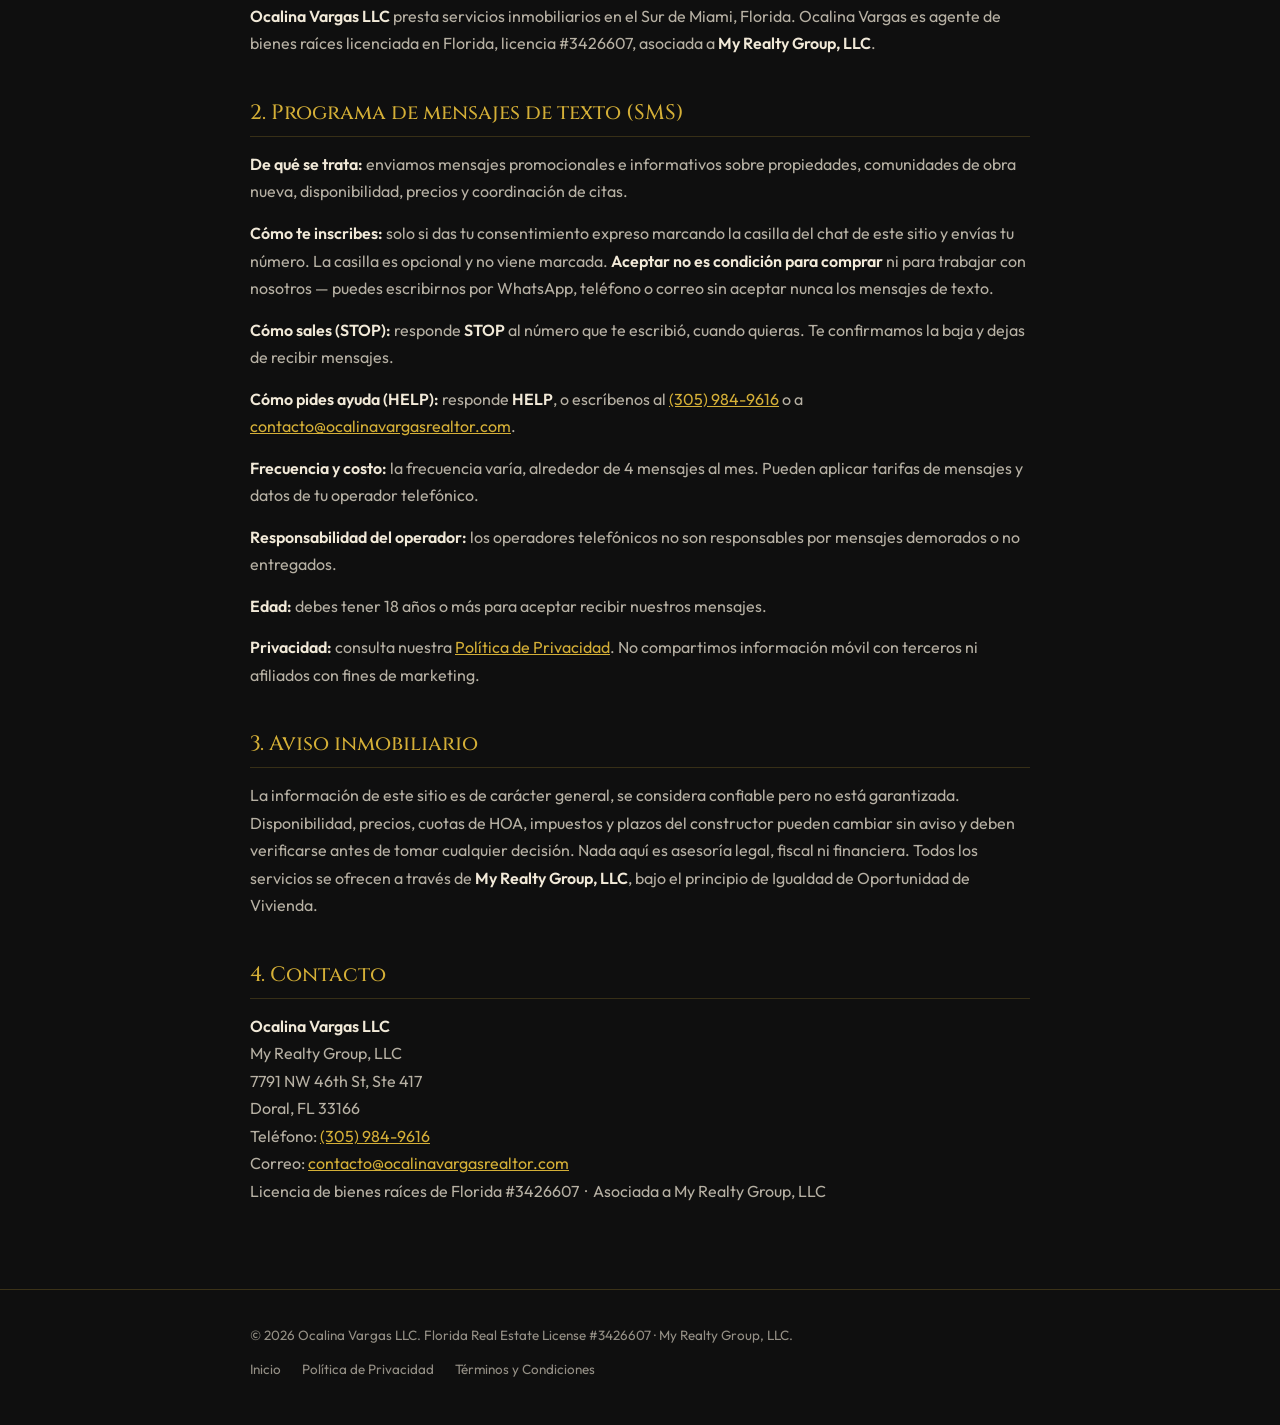
<file: terms.html>
<!DOCTYPE html>
<html lang="en">
<head>
<meta charset="UTF-8">
<meta name="viewport" content="width=device-width, initial-scale=1.0">
<title>Terms and Conditions | Ocalina Vargas LLC</title>
<meta name="description" content="Terms and Conditions for Ocalina Vargas LLC, including the SMS messaging program terms.">
<meta property="og:type" content="website">
<meta property="og:site_name" content="Ocalina Vargas Realtor">
<meta property="og:locale" content="es_ES">
<meta property="og:url" content="https://ocalinavargasrealtor.com/terms.html">
<meta property="og:title" content="Terminos y Condiciones | Ocalina Vargas LLC">
<meta property="og:description" content="Terminos de uso y del programa de mensajes de texto de Ocalina Vargas LLC.">
<meta property="og:image" content="https://ocalinavargasrealtor.com/assets/og.jpg">
<meta property="og:image:width" content="1200">
<meta property="og:image:height" content="630">
<meta property="og:image:alt" content="Ocalina Vargas, agente inmobiliaria en el Sur de Miami">
<meta name="twitter:card" content="summary_large_image">
<link rel="canonical" href="https://ocalinavargasrealtor.com/terms.html">
<link rel="icon" type="image/png" sizes="512x512" href="assets/favicon.png">
<link rel="preconnect" href="https://fonts.googleapis.com">
<link rel="preconnect" href="https://fonts.gstatic.com" crossorigin>
<link href="https://fonts.googleapis.com/css2?family=Cinzel:wght@500;700&family=Outfit:wght@300;400;500;600&display=swap" rel="stylesheet">
<link rel="stylesheet" href="legal.css">
</head>
<body>

<header>
  <div class="wrap nav">
    <a href="index.html"><img src="assets/logo.png" alt="Ocalina Vargas, Realtor"></a>
    <a class="volver" href="index.html">&larr; Volver al inicio</a>
  </div>
</header>

<div class="hero-legal">
  <div class="wrap">
    <h1>Terms and Conditions</h1>
    <p class="fecha">Last updated: September 20, 2026 &nbsp;·&nbsp; Ocalina Vargas LLC</p>
  </div>
</div>

<main>
  <div class="wrap">

    <p>
      These Terms and Conditions govern your use of the website
      <strong>ocalinavargasrealtor.com</strong> and the services provided by Ocalina Vargas LLC. By
      using this website or communicating with us, you agree to these terms.
    </p>

    <h2>1. About Us</h2>
    <p>
      <strong>Ocalina Vargas LLC</strong> is a real estate business operating in South Miami,
      Florida. Ocalina Vargas is a licensed Florida real estate agent, license #3426607, associated
      with <strong>My Realty Group, LLC</strong>. We help families and investors buy new
      construction and preconstruction homes.
    </p>

    <h2 id="sms">2. SMS Messaging Program Terms</h2>

    <h3>2.1 Program description and consent</h3>
    <p>
      <strong>Ocalina Vargas LLC</strong> operates an SMS messaging program that sends promotional
      and informational text messages about properties, new construction communities, availability,
      pricing updates, and appointment coordination.
    </p>
    <p>
      You are enrolled only if you provide <strong>express written consent</strong> by checking the
      consent box in the chat widget on this website and submitting your mobile number. Consent is
      collected through a separate, optional checkbox that is not pre-checked.
      <strong>Consent is not a condition of purchase</strong> and is not required to receive our
      real estate services. You may contact us by phone, WhatsApp, or email without ever agreeing to
      receive text messages.
    </p>

    <h3>2.2 How to opt out (STOP)</h3>
    <p>
      You can cancel the SMS service at any time by texting <strong>STOP</strong> to the number that
      sent you the message. After you send STOP, we will send you a confirmation message that you
      have been unsubscribed, and you will no longer receive SMS messages from us. If you want to
      rejoin, sign up again as you did the first time and we will resume sending messages to you.
    </p>

    <h3>2.3 How to get help (HELP)</h3>
    <p>
      If at any time you have questions about the messages, reply <strong>HELP</strong> to the
      number that sent you the message. You can also reach us directly at
      <a href="tel:+13059849616">(305) 984-9616</a> or
      <a href="mailto:contacto@ocalinavargasrealtor.com">contacto@ocalinavargasrealtor.com</a>.
    </p>

    <h3>2.4 Carrier liability</h3>
    <div class="clave">
      <p>
        <strong>Carriers are not liable for delayed or undelivered messages.</strong>
      </p>
    </div>

    <h3>2.5 Message frequency and cost</h3>
    <p>
      <strong>Message frequency varies.</strong> You can expect to receive up to approximately 4
      messages per month, depending on your activity and what you asked us for.
      <strong>Message and data rates may apply.</strong> Please consult your mobile service carrier
      regarding any charges for sending or receiving text messages.
    </p>

    <h3>2.6 Privacy</h3>
    <p>
      For details on how we handle your information, including mobile information and SMS consent
      data, see our <a href="privacy.html">Privacy Policy</a>. We do not share mobile information
      with third parties or affiliates for marketing or promotional purposes.
    </p>

    <h3>2.7 Age requirement</h3>
    <p>
      <strong>You must be at least 18 years of age to consent to receive messages from us.</strong>
      By providing your mobile number and consenting, you confirm that you are 18 years of age or
      older and that you are the account holder or have permission from the account holder of the
      mobile number provided.
    </p>

    <h3>2.8 Supported carriers</h3>
    <p>
      The SMS program is available on most major U.S. carriers. Carriers are not liable for delayed
      or undelivered messages, and service may not be available on all carriers at all times.
    </p>

    <h2>3. Real Estate Disclaimer</h2>
    <p>
      All information on this website is provided for general informational purposes and is deemed
      reliable but not guaranteed. Property availability, pricing, HOA fees, taxes, builder
      timelines, and community details are subject to change without notice and should be
      independently verified before you make any decision. Nothing on this site constitutes legal,
      tax, financial, or investment advice.
    </p>
    <p>
      All real estate services are offered through <strong>My Realty Group, LLC</strong>. We are
      committed to the letter and spirit of U.S. policy for the achievement of equal housing
      opportunity. We do not discriminate on the basis of race, color, religion, sex, handicap,
      familial status, or national origin.
    </p>

    <h2>4. Use of This Website</h2>
    <p>
      You agree to use this website lawfully and not to attempt to interfere with its operation. All
      content, including text, images, and the logo, is the property of Ocalina Vargas LLC and may
      not be reproduced without permission.
    </p>

    <h2>5. Limitation of Liability</h2>
    <p>
      To the fullest extent permitted by law, Ocalina Vargas LLC is not liable for any indirect,
      incidental, or consequential damages arising from your use of this website or from reliance on
      information published here.
    </p>

    <h2>6. Changes to These Terms</h2>
    <p>
      We may update these Terms from time to time. The revised version will be posted on this page
      with an updated date.
    </p>

    <h2>7. Contact</h2>
    <p>
      <strong>Ocalina Vargas LLC</strong><br>
      My Realty Group, LLC<br>
      7791 NW 46th St, Ste 417<br>
      Doral, FL 33166<br>
      Phone: <a href="tel:+13059849616">(305) 984-9616</a><br>
      Email: <a href="mailto:contacto@ocalinavargasrealtor.com">contacto@ocalinavargasrealtor.com</a><br>
      Florida Real Estate License #3426607 &nbsp;·&nbsp; Associated with My Realty Group, LLC
    </p>

    <!-- ================= VERSIÓN EN ESPAÑOL ================= -->
    <div class="idioma">
      <span class="idioma-tag">Versión en español</span>
      <h1 style="font-size:1.8rem;margin-bottom:10px">Términos y Condiciones</h1>
      <p class="fecha" style="margin-bottom:26px">Última actualización: 20 de septiembre de 2026</p>

      <h2>1. Quiénes somos</h2>
      <p>
        <strong>Ocalina Vargas LLC</strong> presta servicios inmobiliarios en el Sur de Miami,
        Florida. Ocalina Vargas es agente de bienes raíces licenciada en Florida, licencia #3426607,
        asociada a <strong>My Realty Group, LLC</strong>.
      </p>

      <h2>2. Programa de mensajes de texto (SMS)</h2>
      <p>
        <strong>De qué se trata:</strong> enviamos mensajes promocionales e informativos sobre
        propiedades, comunidades de obra nueva, disponibilidad, precios y coordinación de citas.
      </p>
      <p>
        <strong>Cómo te inscribes:</strong> solo si das tu consentimiento expreso marcando la
        casilla del chat de este sitio y envías tu número. La casilla es opcional y no viene marcada.
        <strong>Aceptar no es condición para comprar</strong> ni para trabajar con nosotros — puedes
        escribirnos por WhatsApp, teléfono o correo sin aceptar nunca los mensajes de texto.
      </p>
      <p>
        <strong>Cómo sales (STOP):</strong> responde <strong>STOP</strong> al número que te escribió,
        cuando quieras. Te confirmamos la baja y dejas de recibir mensajes.
      </p>
      <p>
        <strong>Cómo pides ayuda (HELP):</strong> responde <strong>HELP</strong>, o escríbenos al
        <a href="tel:+13059849616">(305) 984-9616</a> o a
        <a href="mailto:contacto@ocalinavargasrealtor.com">contacto@ocalinavargasrealtor.com</a>.
      </p>
      <p>
        <strong>Frecuencia y costo:</strong> la frecuencia varía, alrededor de 4 mensajes al mes.
        Pueden aplicar tarifas de mensajes y datos de tu operador telefónico.
      </p>
      <p>
        <strong>Responsabilidad del operador:</strong> los operadores telefónicos no son responsables
        por mensajes demorados o no entregados.
      </p>
      <p>
        <strong>Edad:</strong> debes tener 18 años o más para aceptar recibir nuestros mensajes.
      </p>
      <p>
        <strong>Privacidad:</strong> consulta nuestra
        <a href="privacy.html">Política de Privacidad</a>. No compartimos información móvil con
        terceros ni afiliados con fines de marketing.
      </p>

      <h2>3. Aviso inmobiliario</h2>
      <p>
        La información de este sitio es de carácter general, se considera confiable pero no está
        garantizada. Disponibilidad, precios, cuotas de HOA, impuestos y plazos del constructor
        pueden cambiar sin aviso y deben verificarse antes de tomar cualquier decisión. Nada aquí es
        asesoría legal, fiscal ni financiera. Todos los servicios se ofrecen a través de
        <strong>My Realty Group, LLC</strong>, bajo el principio de Igualdad de Oportunidad de
        Vivienda.
      </p>

      <h2>4. Contacto</h2>
      <p>
        <strong>Ocalina Vargas LLC</strong><br>
        My Realty Group, LLC<br>
      7791 NW 46th St, Ste 417<br>
      Doral, FL 33166<br>
        Teléfono: <a href="tel:+13059849616">(305) 984-9616</a><br>
        Correo: <a href="mailto:contacto@ocalinavargasrealtor.com">contacto@ocalinavargasrealtor.com</a><br>
        Licencia de bienes raíces de Florida #3426607 &nbsp;·&nbsp; Asociada a My Realty Group, LLC
      </p>
    </div>

  </div>
</main>

<footer>
  <div class="wrap">
    <p>&copy; 2026 Ocalina Vargas LLC. Florida Real Estate License #3426607 · My Realty Group, LLC.</p>
    <p>
      <a href="index.html">Inicio</a>
      <a href="privacy.html">Política de Privacidad</a>
      <a href="terms.html">Términos y Condiciones</a>
    </p>
  </div>
</footer>

</body>
</html>
</file>
<file: legal.css>
/* Estilos compartidos de las páginas legales — Ocalina Vargas LLC */
:root{
  --marino:#01102D; --negro:#0F0F0F; --dorado:#D4AF37; --crema:#F1E9D8;
  --crema-dim:rgba(241,233,216,.74);
}
*{box-sizing:border-box;margin:0;padding:0}
body{
  font-family:"Outfit",system-ui,sans-serif;
  background:var(--negro);color:var(--crema);line-height:1.72;
  -webkit-font-smoothing:antialiased;
}
.wrap{width:100%;max-width:820px;margin:0 auto;padding:0 20px}

header{
  background:rgba(1,16,45,.94);border-bottom:1px solid rgba(212,175,55,.22);
  position:sticky;top:0;z-index:50
}
.nav{display:flex;align-items:center;justify-content:space-between;gap:16px;padding:14px 0}
.nav img{height:42px;width:auto;display:block}
.volver{
  color:var(--dorado);text-decoration:none;font-size:.92rem;font-weight:500;
  border:1px solid rgba(212,175,55,.5);padding:9px 19px;border-radius:999px;
  transition:background .2s
}
.volver:hover{background:rgba(212,175,55,.1)}

.hero-legal{
  background:linear-gradient(160deg,var(--marino),var(--negro));
  padding:58px 0 46px;border-bottom:1px solid rgba(212,175,55,.18)
}
h1{
  font-family:"Cinzel",serif;font-weight:700;
  font-size:clamp(1.7rem,3.6vw,2.5rem);line-height:1.2;margin-bottom:12px
}
.fecha{color:var(--crema-dim);font-size:.92rem}

main{padding:52px 0 70px}
h2{
  font-family:"Cinzel",serif;font-weight:500;font-size:1.3rem;color:var(--dorado);
  margin:42px 0 14px;line-height:1.3;padding-bottom:9px;
  border-bottom:1px solid rgba(212,175,55,.2)
}
h2:first-of-type{margin-top:0}
h3{font-size:1.04rem;font-weight:600;margin:24px 0 8px;color:var(--crema)}
p{margin-bottom:14px;color:var(--crema-dim)}
ul{margin:0 0 16px 22px;color:var(--crema-dim)}
li{margin-bottom:8px}
strong{color:var(--crema);font-weight:600}
a{color:var(--dorado)}

.clave{
  background:rgba(212,175,55,.08);border-left:3px solid var(--dorado);
  padding:18px 22px;border-radius:0 10px 10px 0;margin:20px 0
}
.clave p{margin-bottom:0;color:var(--crema)}

.idioma{
  margin-top:64px;padding-top:32px;border-top:2px solid rgba(212,175,55,.3)
}
.idioma-tag{
  display:inline-block;background:rgba(212,175,55,.14);color:var(--dorado);
  padding:6px 15px;border-radius:999px;font-size:.8rem;font-weight:600;
  letter-spacing:.06em;text-transform:uppercase;margin-bottom:20px
}

footer{
  background:var(--negro);border-top:1px solid rgba(212,175,55,.22);
  padding:34px 0;font-size:.85rem
}
footer p{color:var(--crema-dim);font-size:.84rem;opacity:.8;margin-bottom:10px}
footer a{color:var(--crema-dim);margin-right:18px;text-decoration:none}
footer a:hover{color:var(--dorado);text-decoration:underline}

@media(max-width:640px){
  .hero-legal{padding:40px 0 34px}
  main{padding:38px 0 50px}
}
</file>
